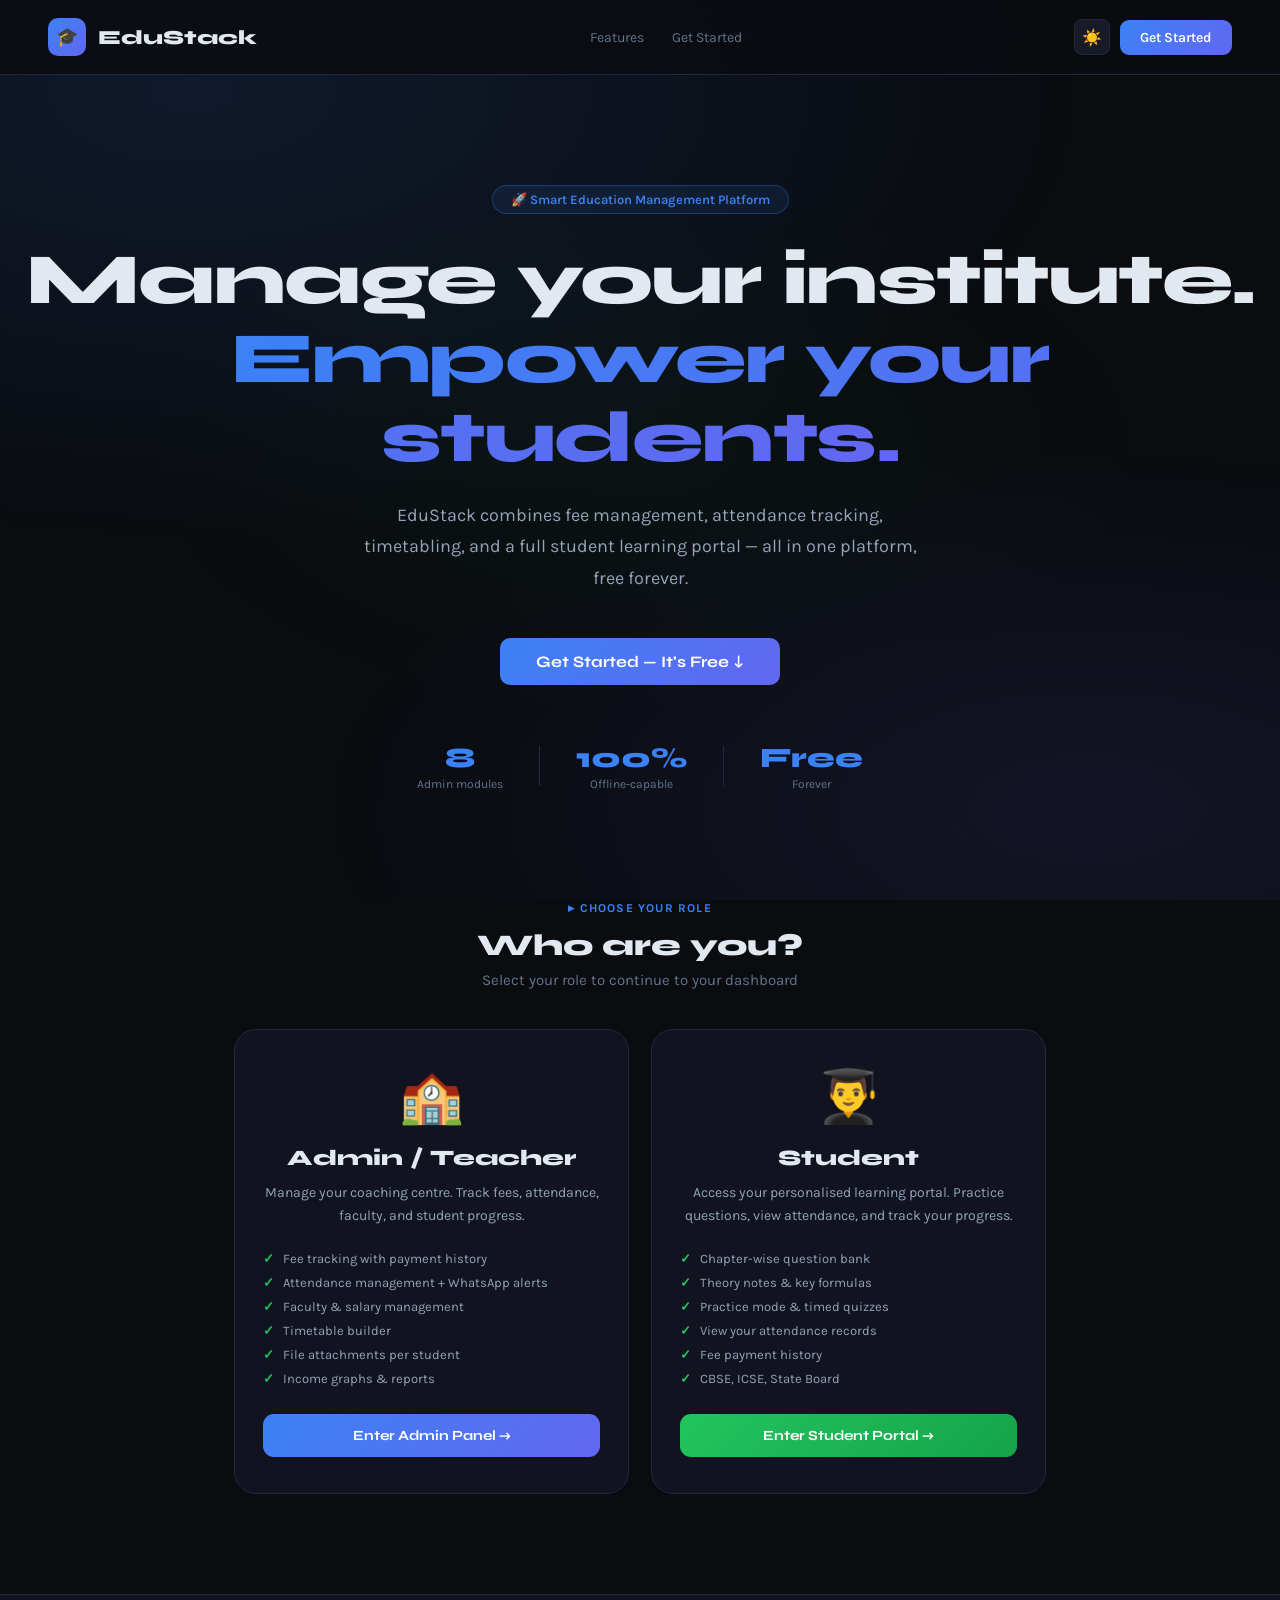
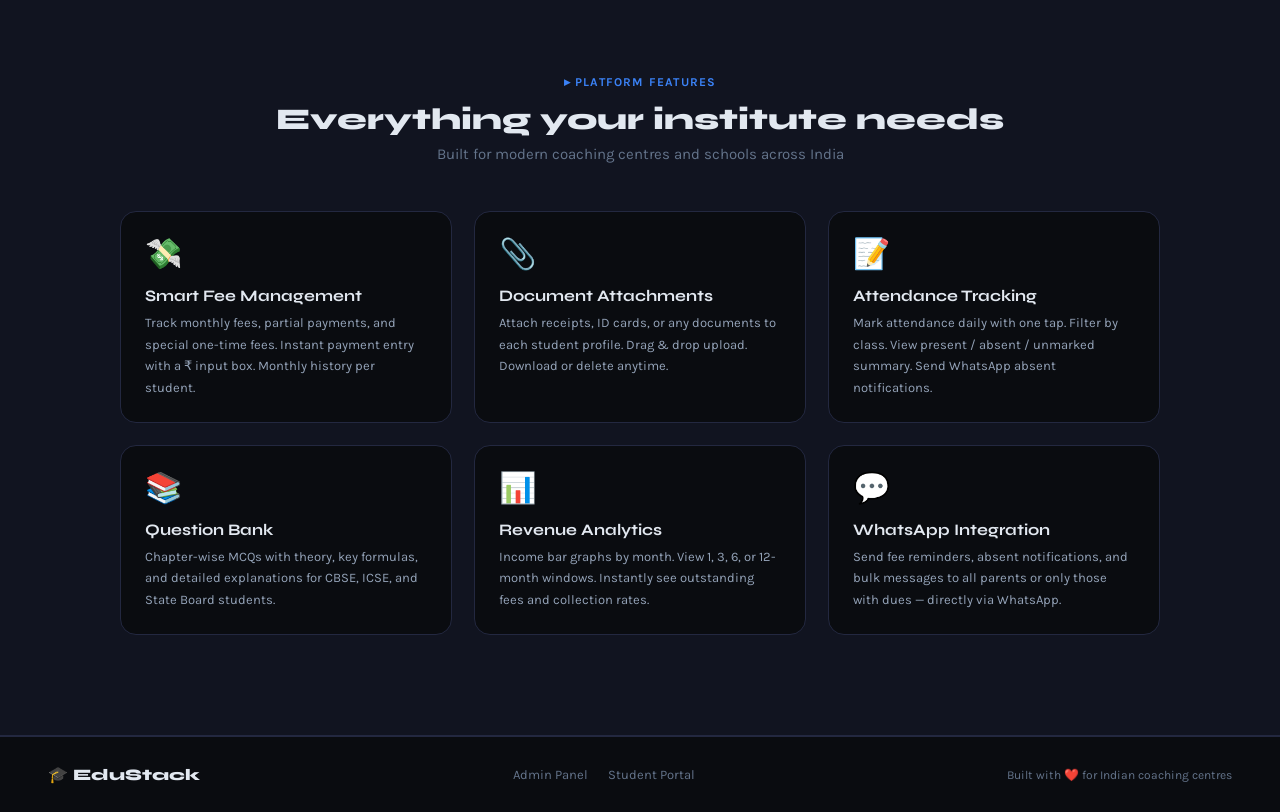
<file: index.html>
<!DOCTYPE html>
<html lang="en" data-theme="dark">
<head>
  <meta charset="UTF-8">
  <meta name="viewport" content="width=device-width, initial-scale=1.0">
  <title>EduStack — Smart Learning & Fee Management</title>
  <meta name="description" content="EduStack — Fee management, attendance, timetabling, and a full student learning portal for coaching centres.">
  <link href="https://fonts.googleapis.com/css2?family=Syne:wght@400;600;700;800&family=Karla:wght@300;400;500;600&display=swap" rel="stylesheet">
  <link rel="stylesheet" href="css/tokens.css">
  <link rel="stylesheet" href="css/components.css">
  <link rel="stylesheet" href="css/landing.css">
</head>
<body class="landing-body">

<!-- NAV -->
<nav class="landing-nav">
  <div class="nav-logo-wrap">
    <div class="nav-logo-icon">🎓</div>
    <div class="nav-logo-name">EduStack</div>
  </div>
  <div class="nav-links">
    <a class="nav-link" href="#features">Features</a>
    <a class="nav-link" href="#roles">Get Started</a>
  </div>
  <div class="nav-actions">
    <button class="nav-theme-btn" id="landing-theme-btn" onclick="toggleTheme()">☀️</button>
    <button class="nav-cta" onclick="document.getElementById('roles').scrollIntoView({behavior:'smooth'})">Get Started</button>
  </div>
</nav>

<!-- HERO -->
<div class="hero">
  <div class="hero-badge">🚀 Smart Education Management Platform</div>
  <h1 class="hero-title">
    Manage your institute.<br>
    <span class="grad">Empower your students.</span>
  </h1>
  <p class="hero-sub">
    EduStack combines fee management, attendance tracking, timetabling,
    and a full student learning portal — all in one platform, free forever.
  </p>
  <div class="hero-cta-wrap">
    <button class="hero-cta-btn" onclick="document.getElementById('roles').scrollIntoView({behavior:'smooth'})">
      Get Started — It's Free ↓
    </button>
  </div>
  <div class="hero-stats">
    <div class="hero-stat"><div class="hero-stat-num">8</div><div class="hero-stat-lbl">Admin modules</div></div>
    <div class="stat-sep"></div>
    <div class="hero-stat"><div class="hero-stat-num">100%</div><div class="hero-stat-lbl">Offline-capable</div></div>
    <div class="stat-sep"></div>
    <div class="hero-stat"><div class="hero-stat-num">Free</div><div class="hero-stat-lbl">Forever</div></div>
  </div>
</div>

<!-- ROLE CARDS -->
<div class="role-section" id="roles">
  <div class="section-badge"><span>▸ Choose your role</span></div>
  <div class="section-title">Who are you?</div>
  <div class="section-sub">Select your role to continue to your dashboard</div>
  <div class="role-cards">

    <a class="role-card admin" href="admin.html">
      <span class="role-icon">🏫</span>
      <div class="role-name">Admin / Teacher</div>
      <p class="role-desc">Manage your coaching centre. Track fees, attendance, faculty, and student progress.</p>
      <ul class="role-features">
        <li>Fee tracking with payment history</li>
        <li>Attendance management + WhatsApp alerts</li>
        <li>Faculty & salary management</li>
        <li>Timetable builder</li>
        <li>File attachments per student</li>
        <li>Income graphs & reports</li>
      </ul>
      <button class="role-btn admin-btn">Enter Admin Panel →</button>
    </a>

    <a class="role-card student" href="student.html">
      <span class="role-icon">👨‍🎓</span>
      <div class="role-name">Student</div>
      <p class="role-desc">Access your personalised learning portal. Practice questions, view attendance, and track your progress.</p>
      <ul class="role-features">
        <li>Chapter-wise question bank</li>
        <li>Theory notes & key formulas</li>
        <li>Practice mode & timed quizzes</li>
        <li>View your attendance records</li>
        <li>Fee payment history</li>
        <li>CBSE, ICSE, State Board</li>
      </ul>
      <button class="role-btn student-btn">Enter Student Portal →</button>
    </a>

  </div>
</div>

<!-- FEATURES -->
<div class="features-section" id="features">
  <div class="features-inner">
    <div class="section-badge"><span>▸ Platform features</span></div>
    <div class="section-title">Everything your institute needs</div>
    <div class="section-sub">Built for modern coaching centres and schools across India</div>
    <div class="features-grid">
      <div class="feat-card"><div class="feat-icon">💸</div><div class="feat-name">Smart Fee Management</div><div class="feat-desc">Track monthly fees, partial payments, and special one-time fees. Instant payment entry with a ₹ input box. Monthly history per student.</div></div>
      <div class="feat-card"><div class="feat-icon">📎</div><div class="feat-name">Document Attachments</div><div class="feat-desc">Attach receipts, ID cards, or any documents to each student profile. Drag & drop upload. Download or delete anytime.</div></div>
      <div class="feat-card"><div class="feat-icon">📝</div><div class="feat-name">Attendance Tracking</div><div class="feat-desc">Mark attendance daily with one tap. Filter by class. View present / absent / unmarked summary. Send WhatsApp absent notifications.</div></div>
      <div class="feat-card"><div class="feat-icon">📚</div><div class="feat-name">Question Bank</div><div class="feat-desc">Chapter-wise MCQs with theory, key formulas, and detailed explanations for CBSE, ICSE, and State Board students.</div></div>
      <div class="feat-card"><div class="feat-icon">📊</div><div class="feat-name">Revenue Analytics</div><div class="feat-desc">Income bar graphs by month. View 1, 3, 6, or 12-month windows. Instantly see outstanding fees and collection rates.</div></div>
      <div class="feat-card"><div class="feat-icon">💬</div><div class="feat-name">WhatsApp Integration</div><div class="feat-desc">Send fee reminders, absent notifications, and bulk messages to all parents or only those with dues — directly via WhatsApp.</div></div>
    </div>
  </div>
</div>

<!-- FOOTER -->
<footer class="landing-footer">
  <div class="footer-logo">🎓 EduStack</div>
  <div class="footer-links">
    <a class="footer-link" href="admin.html">Admin Panel</a>
    <a class="footer-link" href="student.html">Student Portal</a>
  </div>
  <div class="footer-copy">Built with ❤️ for Indian coaching centres</div>
</footer>

<script src="js/utils.js"></script>
<script>
  document.addEventListener('DOMContentLoaded', loadTheme);
</script>
</body>
</html>
</file>
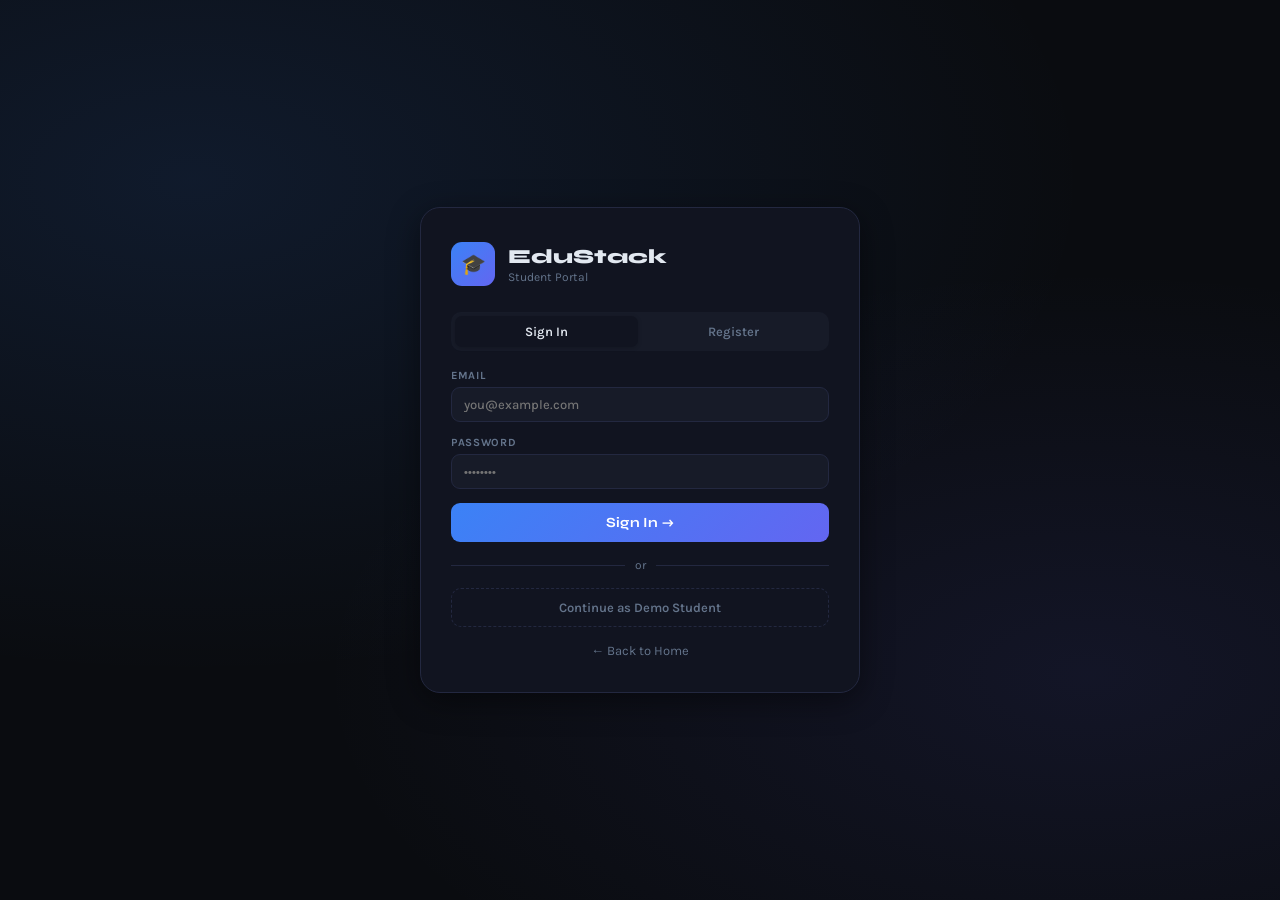
<file: student.html>
<!DOCTYPE html>
<html lang="en" data-theme="dark">
<head>
  <meta charset="UTF-8">
  <meta name="viewport" content="width=device-width, initial-scale=1.0">
  <title>EduStack — Student Portal</title>
  <link href="https://fonts.googleapis.com/css2?family=Syne:wght@400;600;700;800&family=Karla:wght@300;400;500;600&display=swap" rel="stylesheet">
  <link rel="stylesheet" href="css/tokens.css">
  <link rel="stylesheet" href="css/components.css">
  <link rel="stylesheet" href="css/student.css">
</head>
<body>

<!-- AUTH -->
<div id="s-auth-wrap" class="auth-screen">
  <div class="auth-card">
    <div class="auth-logo">
      <div class="auth-logo-icon">🎓</div>
      <div>
        <div class="auth-logo-name">EduStack</div>
        <div class="auth-logo-sub">Student Portal</div>
      </div>
    </div>

    <div class="auth-tabs">
      <button class="auth-tab active" onclick="switchSTab('login',this)">Sign In</button>
      <button class="auth-tab" onclick="switchSTab('register',this)">Register</button>
    </div>

    <!-- LOGIN -->
    <div id="s-login-form">
      <div class="fg"><label>Email</label><input class="fi" type="email" id="sl-email" placeholder="you@example.com"></div>
      <div class="fg"><label>Password</label><input class="fi" type="password" id="sl-pass" placeholder="••••••••"></div>
      <button class="btn-primary" onclick="doStudentLogin()">Sign In →</button>
      <div class="auth-divider"><span>or</span></div>
      <button class="btn-offline" onclick="demoStudentLogin()">Continue as Demo Student</button>
    </div>

    <!-- REGISTER -->
    <div id="s-register-form" style="display:none">
      <div class="form-row">
        <div class="fg"><label>Full Name *</label><input class="fi" type="text" id="sr-name" placeholder="Your name"></div>
        <div class="fg"><label>Phone</label><input class="fi" type="text" id="sr-phone" placeholder="+91 …"></div>
      </div>
      <div class="fg"><label>Email *</label><input class="fi" type="email" id="sr-email" placeholder="you@example.com"></div>
      <div class="fg"><label>Password *</label><input class="fi" type="password" id="sr-pass" placeholder="min 6 characters"></div>
      <div class="form-row">
        <div class="fg">
          <label>Class *</label>
          <select class="fi" id="sr-class">
            <option value="">Select</option>
            <option>Class 9</option><option>Class 10</option>
            <option>Class 11</option><option>Class 12</option>
          </select>
        </div>
        <div class="fg">
          <label>Board *</label>
          <select class="fi" id="sr-board">
            <option value="">Select</option>
            <option>CBSE</option><option>ICSE</option><option>State Board</option>
          </select>
        </div>
      </div>
      <div class="fg"><label>School Name</label><input class="fi" type="text" id="sr-school" placeholder="Your school"></div>
      <div class="fg"><label>Institute ID <span style="font-weight:400;text-transform:none">(from your admin)</span></label><input class="fi" type="text" id="sr-instid" placeholder="e.g. ES-2024-001"></div>
      <button class="btn-primary" onclick="doStudentRegister()">Create Account →</button>
    </div>

    <a class="auth-back" href="index.html">← Back to Home</a>
  </div>
</div>

<!-- APP -->
<div id="s-app-wrap" style="display:none">
  <div id="student-app-layout">

    <div id="s-backdrop" onclick="closeSStudentSidebar()"></div>

    <!-- SIDEBAR -->
    <nav id="s-sidebar">
      <div class="s-sidebar-top">
        <div class="s-logo">
          <div class="s-logo-icon">🎓</div>
          <div class="s-logo-name">EduStack</div>
        </div>
        <div class="s-student-info">
          <div class="s-avatar" id="s-avatar">S</div>
          <div>
            <div class="s-student-name" id="s-name-lbl">Student</div>
            <div class="s-student-class" id="s-class-lbl">Class 9 · CBSE</div>
          </div>
        </div>
      </div>

      <div class="s-nav">
        <button class="s-nav-item active" data-spage="home" onclick="sNav('home')">
          <span class="s-nav-icon">🏠</span><span>Home</span>
        </button>
        <button class="s-nav-item" data-spage="payments" onclick="sNav('payments')">
          <span class="s-nav-icon">💳</span><span>My Payments</span>
        </button>
        <button class="s-nav-item" data-spage="attendance" onclick="sNav('attendance')">
          <span class="s-nav-icon">📝</span><span>My Attendance</span>
        </button>

        <div class="s-nav-sep">📚 Subjects</div>
        <div id="s-subject-nav"></div>
      </div>

      <div class="s-sidebar-bottom">
        <button class="btn-logout" style="width:100%" onclick="doStudentLogout()">Sign Out</button>
      </div>
    </nav>

    <!-- MAIN -->
    <div class="s-main">
      <header class="s-topbar">
        <div class="s-topbar-left">
          <button id="s-menu-btn" onclick="toggleSStudentSidebar()">☰</button>
          <span class="s-page-title" id="s-page-title">Home</span>
        </div>
        <div style="display:flex;gap:8px;align-items:center">
          <button id="s-theme-btn" onclick="toggleTheme()" title="Toggle theme">☀️</button>
          <a href="index.html" style="font-size:12px;color:var(--muted);font-weight:600">← Home</a>
        </div>
      </header>

      <div class="s-content">
        <!-- HOME -->
        <div class="s-page active" id="s-page-home"></div>
        <!-- PAYMENTS -->
        <div class="s-page" id="s-page-payments"></div>
        <!-- ATTENDANCE -->
        <div class="s-page" id="s-page-attendance"></div>
        <!-- SUBJECT -->
        <div class="s-page" id="s-page-subject"></div>
        <!-- CHAPTER -->
        <div class="s-page" id="s-page-chapter"></div>
        <!-- QUIZ -->
        <div class="s-page" id="s-page-quiz"></div>
      </div>
    </div>

  </div>
</div>

<!-- TOAST -->
<div class="toast" id="toast"><span id="toast-icon"></span><span id="toast-msg"></span></div>

<script src="js/utils.js"></script>
<script src="js/data/question_bank.js"></script>
<script src="js/student_portal.js"></script>
<script>
  document.addEventListener('DOMContentLoaded', loadTheme);
</script>
</body>
</html>
</file>
<file: css/tokens.css>
/* ============================================================
   EDUSTACK — Design Tokens & Reset
   tokens.css
============================================================ */
:root {
  --bg:      #0a0c10;
  --surf:    #111420;
  --surf2:   #171b28;
  --surf3:   #1c2133;
  --border:  #232840;
  --border2: #2c3455;
  --accent:  #3b82f6;
  --indigo:  #6366f1;
  --green:   #22c55e;
  --red:     #ef4444;
  --yellow:  #f59e0b;
  --text:    #e2e8f0;
  --muted:   #64748b;
  --muted2:  #94a3b8;
  --font-d:  'Syne', sans-serif;
  --font-b:  'Karla', sans-serif;
  --grad:    linear-gradient(135deg, #3b82f6, #6366f1);
  --rad:     14px;
  --rad-sm:  9px;
  --shadow:  0 8px 32px rgba(0,0,0,.45);
  --shadow-sm: 0 2px 8px rgba(0,0,0,.25);
}
[data-theme="light"] {
  --bg:      #f0f4f8;
  --surf:    #ffffff;
  --surf2:   #f8fafc;
  --surf3:   #f0f4f8;
  --border:  #e2e8f0;
  --border2: #cbd5e1;
  --text:    #0f172a;
  --muted:   #64748b;
  --muted2:  #475569;
  --shadow:  0 8px 32px rgba(0,0,0,.1);
  --shadow-sm: 0 2px 8px rgba(0,0,0,.07);
}

/* ── Reset ── */
*, *::before, *::after { margin: 0; padding: 0; box-sizing: border-box; }
html { height: 100%; }
body {
  background: var(--bg);
  color: var(--text);
  font-family: var(--font-b);
  min-height: 100%;
  overflow-x: hidden;
  -webkit-font-smoothing: antialiased;
  font-size: 14px;
}
button { font-family: var(--font-b); cursor: pointer; }
input, select, textarea { font-family: var(--font-b); }
a { text-decoration: none; color: inherit; }
input[type="number"]::-webkit-inner-spin-button,
input[type="number"]::-webkit-outer-spin-button { -webkit-appearance: none; }
input[type="number"] { -moz-appearance: textfield; }
label {
  display: block;
  font-size: 11px;
  font-weight: 700;
  text-transform: uppercase;
  letter-spacing: .06em;
  color: var(--muted);
  margin-bottom: 5px;
}

/* ── Shared animations ── */
@keyframes fadeUp {
  from { opacity: 0; transform: translateY(10px); }
  to   { opacity: 1; transform: none; }
}
@keyframes fadeIn {
  from { opacity: 0; }
  to   { opacity: 1; }
}
</file>
<file: css/components.css>
/* ============================================================
   EDUSTACK — Shared Components
   components.css
============================================================ */

/* ── Form inputs ── */
.fi {
  width: 100%;
  padding: 9px 12px;
  background: var(--surf2);
  border: 1.5px solid var(--border);
  border-radius: var(--rad-sm);
  color: var(--text);
  font-size: 13px;
  font-weight: 500;
  transition: border-color .2s, box-shadow .2s;
  outline: none;
}
.fi:focus { border-color: var(--accent); box-shadow: 0 0 0 3px rgba(59,130,246,.15); }
.fi option { background: var(--surf); }
.fg { margin-bottom: 14px; }
.form-row { display: grid; grid-template-columns: 1fr 1fr; gap: 12px; }

/* Prefix input (₹ symbol) */
.pfx-wrap { position: relative; }
.pfx {
  position: absolute; left: 11px; top: 50%;
  transform: translateY(-50%);
  color: var(--muted); font-weight: 700; font-size: 13px;
  pointer-events: none;
}
.pfx-input { padding-left: 25px !important; }

/* Section separator label */
.section-sep {
  font-size: 10px; font-weight: 700; text-transform: uppercase;
  letter-spacing: .08em; color: var(--muted);
  padding: 16px 0 10px;
  border-top: 1px solid var(--border);
  margin-top: 8px;
}

/* ── Buttons ── */
.btn-primary {
  width: 100%; padding: 11px 16px;
  background: var(--grad); color: #fff; border: none;
  border-radius: var(--rad-sm);
  font-size: 14px; font-weight: 700; font-family: var(--font-d);
  letter-spacing: .02em; transition: opacity .2s, transform .1s;
}
.btn-primary:hover { opacity: .88; }
.btn-primary:active { transform: scale(.98); }

.btn-sm {
  padding: 5px 11px; border-radius: 6px;
  font-size: 11px; font-weight: 700;
  border: 1.5px solid var(--border);
  background: var(--surf3); color: var(--muted2);
  transition: all .18s;
}
.btn-sm:hover { border-color: var(--accent); color: var(--accent); background: rgba(59,130,246,.06); }
.btn-sm.danger:hover { border-color: var(--red); color: var(--red); background: rgba(239,68,68,.06); }
.btn-sm.wa { border-color: rgba(34,197,94,.3); color: var(--green); }
.btn-sm.wa:hover { background: rgba(34,197,94,.08); border-color: var(--green); }

.btn-logout {
  background: rgba(239,68,68,.1);
  border: 1.5px solid rgba(239,68,68,.22);
  border-radius: var(--rad-sm);
  color: var(--red); font-size: 12px; font-weight: 700;
  padding: 6px 14px; transition: background .18s;
}
.btn-logout:hover { background: rgba(239,68,68,.18); }

/* ── Auth card (shared by admin + student login) ── */
.auth-screen {
  min-height: 100vh; display: flex; align-items: center;
  justify-content: center; padding: 24px;
  background:
    radial-gradient(ellipse 70% 55% at 15% 20%, rgba(59,130,246,.12), transparent),
    radial-gradient(ellipse 60% 45% at 85% 75%, rgba(99,102,241,.1), transparent),
    var(--bg);
}
.auth-card {
  background: var(--surf); border: 1.5px solid var(--border);
  border-radius: 20px; padding: 34px 30px;
  width: 100%; max-width: 440px; box-shadow: var(--shadow);
}
.auth-logo { display: flex; align-items: center; gap: 13px; margin-bottom: 26px; }
.auth-logo-icon {
  width: 44px; height: 44px; border-radius: 11px;
  background: var(--grad); display: flex; align-items: center;
  justify-content: center; font-size: 20px; flex-shrink: 0;
}
.auth-logo-name { font-family: var(--font-d); font-size: 20px; font-weight: 800; }
.auth-logo-sub { font-size: 12px; color: var(--muted); margin-top: 1px; }

.auth-tabs {
  display: flex; gap: 4px; background: var(--surf2);
  border-radius: 10px; padding: 4px; margin-bottom: 18px;
}
.auth-tab {
  flex: 1; padding: 8px; border: none; background: none;
  border-radius: 7px; font-size: 13px; font-weight: 600;
  color: var(--muted); transition: all .2s;
}
.auth-tab.active {
  background: var(--surf); color: var(--text);
  box-shadow: 0 1px 4px rgba(0,0,0,.18);
}
.auth-divider {
  display: flex; align-items: center; gap: 10px;
  color: var(--muted); font-size: 12px; margin: 16px 0;
}
.auth-divider::before, .auth-divider::after {
  content: ''; flex: 1; height: 1px; background: var(--border);
}
.btn-google {
  width: 100%; padding: 11px 16px; border: 1.5px solid var(--border);
  border-radius: 10px; background: var(--surf2); color: var(--text);
  font-size: 14px; font-weight: 600;
  display: flex; align-items: center; justify-content: center;
  gap: 10px; transition: all .2s; margin-bottom: 4px;
}
.btn-google:hover { border-color: var(--accent); }
.btn-google img { width: 18px; height: 18px; }
.btn-offline {
  width: 100%; padding: 11px; border: 1.5px dashed var(--border);
  border-radius: 10px; background: none; color: var(--muted);
  font-size: 13px; font-weight: 600; transition: all .2s;
}
.btn-offline:hover { border-color: var(--muted2); color: var(--text); }
.auth-note { font-size: 11px; color: var(--muted); text-align: center; margin-top: 14px; line-height: 1.7; }
.auth-back { display: block; text-align: center; margin-top: 16px; font-size: 13px; color: var(--muted); }
.auth-back:hover { color: var(--text); }

/* ── Panels ── */
.panel {
  background: var(--surf); border: 1px solid var(--border);
  border-radius: var(--rad); overflow: hidden; margin-bottom: 20px;
}
.panel-head {
  display: flex; align-items: center; justify-content: space-between;
  padding: 14px 20px; border-bottom: 1px solid var(--border);
}
.panel-title { font-family: var(--font-d); font-size: 14px; font-weight: 700; }
.panel-body { padding: 18px 20px; }

/* ── Summary strip cards ── */
.sum-strip { display: grid; grid-template-columns: repeat(4,1fr); gap: 14px; margin-bottom: 22px; }
.sum-card {
  background: var(--surf); border: 1px solid var(--border);
  border-radius: var(--rad); padding: 16px 18px;
  animation: fadeUp .4s ease both;
}
.sum-card:nth-child(1){animation-delay:.04s}
.sum-card:nth-child(2){animation-delay:.08s}
.sum-card:nth-child(3){animation-delay:.12s}
.sum-card:nth-child(4){animation-delay:.16s}
.sum-label { font-size: 10px; font-weight: 700; text-transform: uppercase; letter-spacing: .07em; color: var(--muted); margin-bottom: 6px; }
.sum-val { font-family: var(--font-d); font-size: 24px; font-weight: 800; margin-bottom: 3px; line-height: 1; }
.sum-val.g { color: var(--green); }
.sum-val.r { color: var(--red); }
.sum-val.y { color: var(--yellow); }
.sum-sub { font-size: 11px; color: var(--muted); }

/* ── Badges ── */
.card-badge { font-size: 10px; font-weight: 700; padding: 3px 9px; border-radius: 20px; white-space: nowrap; flex-shrink: 0; }
.b-red    { background: rgba(239,68,68,.12);  color: var(--red);    border: 1px solid rgba(239,68,68,.2); }
.b-blue   { background: rgba(59,130,246,.12);  color: #60a5fa;       border: 1px solid rgba(59,130,246,.2); }
.b-green  { background: rgba(34,197,94,.12);   color: var(--green);  border: 1px solid rgba(34,197,94,.2); }
.b-yellow { background: rgba(245,158,11,.12);  color: var(--yellow); border: 1px solid rgba(245,158,11,.2); }

/* ── Month payment pills ── */
.mpill { font-size: 11px; font-weight: 700; padding: 3px 9px; border-radius: 20px; }
.mpill.paid    { background: rgba(34,197,94,.12);  color: var(--green); border: 1px solid rgba(34,197,94,.2); }
.mpill.partial { background: rgba(59,130,246,.12); color: #60a5fa;      border: 1px solid rgba(59,130,246,.2); }
.mpill.due     { background: rgba(239,68,68,.1);   color: var(--red);   border: 1px solid rgba(239,68,68,.18); }

/* ── Modal ── */
.modal-overlay {
  display: none; position: fixed; inset: 0; z-index: 600;
  background: rgba(0,0,0,.68); backdrop-filter: blur(5px);
  align-items: center; justify-content: center; padding: 20px;
}
.modal-overlay.open { display: flex; }
.modal-box {
  background: var(--surf); border: 1.5px solid var(--border);
  border-radius: 20px; padding: 26px;
  width: 100%; max-width: 520px;
  max-height: 90vh; overflow-y: auto;
  box-shadow: var(--shadow); animation: fadeUp .25s ease;
}
.modal-hd { display: flex; align-items: center; justify-content: space-between; margin-bottom: 20px; }
.modal-title { font-family: var(--font-d); font-size: 18px; font-weight: 800; }
.modal-close {
  background: var(--surf2); border: 1.5px solid var(--border);
  border-radius: 8px; width: 32px; height: 32px;
  font-size: 16px; display: flex; align-items: center; justify-content: center;
}
.modal-close:hover { border-color: var(--red); color: var(--red); }
.detail-grid { display: grid; grid-template-columns: 1fr 1fr; gap: 9px; margin-bottom: 16px; }
.detail-item { background: var(--surf2); border-radius: 8px; padding: 10px 12px; }
.detail-lbl { font-size: 10px; font-weight: 700; text-transform: uppercase; letter-spacing: .07em; color: var(--muted); margin-bottom: 3px; }
.detail-val { font-size: 13px; font-weight: 600; }

/* ── Toast ── */
.toast {
  position: fixed; bottom: 24px; right: 24px; z-index: 9999;
  background: var(--surf); border: 1.5px solid var(--border);
  border-radius: 12px; padding: 11px 16px;
  font-size: 13px; font-weight: 600;
  display: flex; align-items: center; gap: 8px;
  box-shadow: var(--shadow); max-width: 320px;
  opacity: 0; transform: translateY(12px); pointer-events: none;
  transition: all .28s cubic-bezier(.34,1.56,.64,1);
}
.toast.show { opacity: 1; transform: none; pointer-events: auto; }
.toast.green  { border-color: rgba(34,197,94,.4);  background: rgba(34,197,94,.07); }
.toast.red    { border-color: rgba(239,68,68,.4);  background: rgba(239,68,68,.07); }
.toast.yellow { border-color: rgba(245,158,11,.4); background: rgba(245,158,11,.07); }

/* ── Empty state ── */
.empty-state { text-align: center; padding: 40px 20px; color: var(--muted); }
.empty-icon { font-size: 38px; margin-bottom: 10px; }
.empty-state p { font-size: 14px; font-weight: 600; color: var(--muted2); margin-bottom: 4px; }
.empty-state small { font-size: 12px; }

/* ── Special fee items ── */
.sf-add-row { display: flex; gap: 8px; align-items: center; }
.sf-name-inp { flex: 1; }
.sf-amt-inp  { width: 90px !important; flex: none !important; }
.btn-add-sf {
  background: var(--surf3); border: 1.5px solid var(--border);
  border-radius: 8px; color: var(--muted2); font-size: 12px;
  font-weight: 700; padding: 8px 12px; white-space: nowrap; transition: all .2s;
}
.btn-add-sf:hover { border-color: var(--accent); color: var(--accent); }
.sf-item {
  display: flex; align-items: center; justify-content: space-between;
  background: var(--surf2); border: 1px solid var(--border);
  border-radius: 7px; padding: 7px 10px; margin-bottom: 6px; font-size: 12px;
}

/* ── Subject tags (faculty) ── */
.stag {
  display: inline-flex; align-items: center; gap: 5px;
  background: rgba(59,130,246,.12); border: 1px solid rgba(59,130,246,.2);
  border-radius: 20px; padding: 3px 10px; font-size: 12px; color: #60a5fa;
}
.stag button { background: none; border: none; color: var(--red); cursor: pointer; font-size: 12px; padding: 0 2px; }

/* ── Msg all bar ── */
.msg-all-bar { display: flex; gap: 8px; margin-bottom: 14px; flex-wrap: wrap; }
.btn-msg {
  padding: 8px 14px; border-radius: var(--rad-sm);
  border: 1.5px solid var(--border); background: var(--surf3);
  color: var(--muted2); font-size: 12px; font-weight: 700; transition: all .2s;
}
.btn-msg:hover { border-color: var(--green); color: var(--green); }
.btn-msg.dues:hover { border-color: var(--yellow); color: var(--yellow); }

/* ── Responsive ── */
@media (max-width: 960px) { .sum-strip { grid-template-columns: 1fr 1fr; } }
@media (max-width: 600px) {
  .sum-strip { grid-template-columns: 1fr 1fr; }
  .form-row  { grid-template-columns: 1fr; }
  .panel-body { padding: 14px; }
}
</file>
<file: css/landing.css>
/* ============================================================
   EDUSTACK — Landing Page Styles
   landing.css
============================================================ */

body.landing-body { overflow-x: hidden; }

body.landing-body::before {
  content: ''; position: fixed; inset: 0; pointer-events: none; z-index: 0;
  background:
    radial-gradient(ellipse 70% 50% at 15% 10%, rgba(59,130,246,.12), transparent),
    radial-gradient(ellipse 60% 40% at 85% 90%, rgba(99,102,241,.1), transparent),
    radial-gradient(ellipse 40% 30% at 50% 50%, rgba(34,197,94,.04), transparent);
}

/* ── Nav ── */
.landing-nav {
  display: flex; align-items: center; justify-content: space-between;
  padding: 18px 48px; position: sticky; top: 0; z-index: 100;
  background: rgba(10,12,16,.82); backdrop-filter: blur(18px);
  border-bottom: 1px solid var(--border);
}
[data-theme="light"] .landing-nav { background: rgba(240,244,248,.9); }
.nav-logo-wrap { display: flex; align-items: center; gap: 12px; }
.nav-logo-icon { width: 38px; height: 38px; border-radius: 10px; background: var(--grad); display: flex; align-items: center; justify-content: center; font-size: 18px; }
.nav-logo-name { font-family: var(--font-d); font-size: 20px; font-weight: 800; }
.nav-links { display: flex; gap: 28px; }
.nav-link { color: var(--muted); font-size: 14px; text-decoration: none; transition: color .2s; }
.nav-link:hover { color: var(--text); }
.nav-actions { display: flex; align-items: center; gap: 10px; }
.nav-theme-btn { background: var(--surf2); border: 1.5px solid var(--border); border-radius: 8px; width: 36px; height: 36px; cursor: pointer; font-size: 16px; display: flex; align-items: center; justify-content: center; }
.nav-cta { background: var(--grad); color: #fff; border: none; border-radius: 9px; padding: 9px 20px; font-family: var(--font-b); font-size: 14px; font-weight: 600; cursor: pointer; transition: opacity .2s; }
.nav-cta:hover { opacity: .88; }

/* ── Hero ── */
.hero { text-align: center; padding: 110px 24px 90px; position: relative; z-index: 1; }
.hero-badge { display: inline-flex; align-items: center; gap: 8px; background: rgba(59,130,246,.1); border: 1px solid rgba(59,130,246,.3); border-radius: 100px; padding: 6px 18px; font-size: 13px; color: var(--accent); font-weight: 600; margin-bottom: 26px; animation: fadeUp .6s ease both; }
.hero-title { font-family: var(--font-d); font-size: clamp(38px,6vw,72px); font-weight: 800; line-height: 1.1; margin-bottom: 22px; letter-spacing: -1.5px; animation: fadeUp .6s ease .08s both; }
.hero-title .grad { background: var(--grad); -webkit-background-clip: text; -webkit-text-fill-color: transparent; background-clip: text; }
.hero-sub { font-size: 18px; color: var(--muted2); max-width: 560px; margin: 0 auto 44px; line-height: 1.75; animation: fadeUp .6s ease .16s both; }
.hero-cta-wrap { animation: fadeUp .6s ease .22s both; }
.hero-cta-btn { background: var(--grad); color: #fff; border: none; border-radius: 10px; padding: 14px 36px; font-family: var(--font-d); font-size: 16px; font-weight: 700; cursor: pointer; transition: opacity .2s, transform .15s; }
.hero-cta-btn:hover { opacity: .88; transform: translateY(-2px); }
.hero-stats { display: flex; align-items: center; justify-content: center; gap: 36px; margin-top: 56px; flex-wrap: wrap; animation: fadeUp .6s ease .3s both; }
.hero-stat { text-align: center; }
.hero-stat-num { font-family: var(--font-d); font-size: 28px; font-weight: 800; color: var(--accent); }
.hero-stat-lbl { font-size: 12px; color: var(--muted); margin-top: 2px; }
.stat-sep { width: 1px; height: 40px; background: var(--border); }

/* ── Role section ── */
.role-section { padding: 20px 24px 100px; position: relative; z-index: 1; max-width: 860px; margin: 0 auto; }
.section-badge { display: flex; align-items: center; justify-content: center; gap: 8px; margin-bottom: 12px; }
.section-badge span { font-size: 12px; font-weight: 700; text-transform: uppercase; letter-spacing: .1em; color: var(--accent); }
.section-title { text-align: center; font-family: var(--font-d); font-size: clamp(22px,3vw,30px); font-weight: 800; margin-bottom: 8px; }
.section-sub { text-align: center; font-size: 15px; color: var(--muted); margin-bottom: 40px; }
.role-cards { display: grid; grid-template-columns: 1fr 1fr; gap: 22px; }

.role-card { background: var(--surf); border: 1.5px solid var(--border); border-radius: 22px; padding: 36px 28px; cursor: pointer; transition: all .3s; text-align: center; text-decoration: none; color: var(--text); display: block; position: relative; overflow: hidden; }
.role-card::after { content: ''; position: absolute; inset: 0; opacity: 0; transition: opacity .3s; }
.role-card.admin::after   { background: linear-gradient(135deg, rgba(59,130,246,.07), rgba(99,102,241,.07)); }
.role-card.student::after { background: linear-gradient(135deg, rgba(34,197,94,.07), rgba(56,189,248,.07)); }
.role-card:hover { transform: translateY(-5px); box-shadow: 0 16px 48px rgba(0,0,0,.3); }
.role-card.admin:hover   { border-color: rgba(59,130,246,.55); }
.role-card.student:hover { border-color: rgba(34,197,94,.55); }
.role-card:hover::after  { opacity: 1; }
.role-icon { font-size: 52px; margin-bottom: 18px; display: block; }
.role-name { font-family: var(--font-d); font-size: 22px; font-weight: 800; margin-bottom: 10px; }
.role-desc { font-size: 14px; color: var(--muted2); line-height: 1.65; margin-bottom: 24px; }
.role-features { list-style: none; text-align: left; display: flex; flex-direction: column; gap: 9px; margin-bottom: 28px; }
.role-features li { display: flex; align-items: center; gap: 9px; font-size: 13px; color: var(--muted2); }
.role-features li::before { content: '✓'; color: var(--green); font-weight: 700; flex-shrink: 0; }
.role-btn { display: block; width: 100%; padding: 13px; border-radius: 11px; font-family: var(--font-d); font-size: 14px; font-weight: 700; border: none; cursor: pointer; transition: opacity .2s; position: relative; z-index: 1; }
.role-btn:hover { opacity: .88; }
.admin-btn   { background: var(--grad); color: #fff; }
.student-btn { background: linear-gradient(135deg,#22c55e,#16a34a); color: #fff; }

/* ── Features section ── */
.features-section { padding: 80px 24px 100px; position: relative; z-index: 1; background: var(--surf); border-top: 1px solid var(--border); border-bottom: 1px solid var(--border); }
.features-inner { max-width: 1040px; margin: 0 auto; }
.features-grid { display: grid; grid-template-columns: repeat(3,1fr); gap: 22px; margin-top: 48px; }
.feat-card { background: var(--bg); border: 1px solid var(--border); border-radius: 16px; padding: 24px; transition: border-color .2s, transform .2s; }
.feat-card:hover { border-color: var(--border2); transform: translateY(-2px); }
.feat-icon { font-size: 30px; margin-bottom: 14px; }
.feat-name { font-family: var(--font-d); font-size: 16px; font-weight: 700; margin-bottom: 7px; }
.feat-desc { font-size: 13px; color: var(--muted2); line-height: 1.65; }

/* ── Footer ── */
.landing-footer { border-top: 1px solid var(--border); padding: 28px 48px; display: flex; align-items: center; justify-content: space-between; position: relative; z-index: 1; }
.footer-logo { font-family: var(--font-d); font-size: 16px; font-weight: 800; display: flex; align-items: center; gap: 8px; }
.footer-links { display: flex; gap: 20px; }
.footer-link { font-size: 13px; color: var(--muted); text-decoration: none; transition: color .2s; }
.footer-link:hover { color: var(--text); }
.footer-copy { font-size: 12px; color: var(--muted); }

/* ── Responsive ── */
@media (max-width: 768px) {
  .landing-nav { padding: 14px 20px; }
  .nav-links { display: none; }
  .hero { padding: 70px 20px 60px; }
  .hero-stats { gap: 20px; }
  .stat-sep { display: none; }
  .role-cards { grid-template-columns: 1fr; }
  .features-grid { grid-template-columns: 1fr 1fr; }
  .landing-footer { flex-direction: column; gap: 14px; text-align: center; padding: 24px 20px; }
  .footer-links { justify-content: center; }
}
@media (max-width: 480px) {
  .features-grid { grid-template-columns: 1fr; }
}
</file>
<file: css/student.css>
/* ============================================================
   EDUSTACK — Student Portal Styles
   student.css
============================================================ */

/* ── App shell ── */
#student-app-layout { display: flex; height: 100vh; overflow: hidden; }

/* ── Sidebar ── */
#s-sidebar {
  width: 224px; flex-shrink: 0;
  background: var(--surf); border-right: 1px solid var(--border);
  display: flex; flex-direction: column;
  height: 100vh; overflow-y: auto;
  z-index: 300; transition: transform .28s cubic-bezier(.4,0,.2,1);
}
.s-sidebar-top { padding: 18px 16px; border-bottom: 1px solid var(--border); }
.s-logo { display: flex; align-items: center; gap: 10px; margin-bottom: 16px; }
.s-logo-icon { width: 32px; height: 32px; border-radius: 8px; background: var(--grad); display: flex; align-items: center; justify-content: center; font-size: 15px; flex-shrink: 0; }
.s-logo-name { font-family: var(--font-d); font-size: 16px; font-weight: 800; }
.s-student-info { display: flex; align-items: center; gap: 10px; }
.s-avatar { width: 36px; height: 36px; border-radius: 50%; background: var(--grad); display: flex; align-items: center; justify-content: center; font-family: var(--font-d); font-size: 15px; font-weight: 700; color: #fff; flex-shrink: 0; }
.s-student-name { font-family: var(--font-d); font-size: 13px; font-weight: 700; }
.s-student-class { font-size: 11px; color: var(--muted); margin-top: 1px; }
.s-nav { padding: 10px 8px; flex: 1; }
.s-nav-item { display: flex; align-items: center; gap: 10px; width: 100%; padding: 9px 12px; border: none; background: none; border-radius: var(--rad-sm); color: var(--muted); font-size: 13px; font-weight: 600; text-align: left; transition: all .18s; margin-bottom: 2px; cursor: pointer; }
.s-nav-item:hover { background: var(--surf2); color: var(--text); }
.s-nav-item.active { background: rgba(59,130,246,.12); color: var(--accent); }
.s-nav-icon { font-size: 15px; flex-shrink: 0; width: 20px; text-align: center; }
.s-nav-sep { font-size: 10px; font-weight: 700; text-transform: uppercase; letter-spacing: .08em; color: var(--muted); padding: 14px 12px 6px; }
.s-sidebar-bottom { padding: 10px 8px; border-top: 1px solid var(--border); }

/* ── Backdrop (mobile) ── */
#s-backdrop { display: none; position: fixed; inset: 0; background: rgba(0,0,0,.6); z-index: 290; backdrop-filter: blur(3px); }
#s-backdrop.open { display: block; }

/* ── Main ── */
.s-main { flex: 1; display: flex; flex-direction: column; overflow: hidden; min-width: 0; }
.s-topbar { display: flex; align-items: center; justify-content: space-between; padding: 10px 20px; background: var(--surf); border-bottom: 1px solid var(--border); flex-shrink: 0; gap: 10px; }
.s-topbar-left { display: flex; align-items: center; gap: 10px; }
.s-page-title { font-family: var(--font-d); font-size: 15px; font-weight: 700; color: var(--muted2); }
#s-menu-btn { background: var(--surf2); border: 1.5px solid var(--border2); border-radius: 9px; font-size: 17px; color: var(--text); padding: 5px 9px; display: flex; align-items: center; justify-content: center; min-width: 36px; height: 36px; }
#s-theme-btn { background: var(--surf2); border: 1.5px solid var(--border); border-radius: 8px; width: 34px; height: 34px; font-size: 15px; display: flex; align-items: center; justify-content: center; }

.s-content { flex: 1; overflow-y: auto; padding: 22px 20px; }
.s-page { display: none; }
.s-page.active { display: block; }

/* ── Info cards ── */
.info-grid { display: grid; grid-template-columns: 1fr 1fr; gap: 10px; margin-bottom: 18px; }
.info-card { background: var(--surf2); border: 1px solid var(--border); border-radius: 10px; padding: 12px 14px; }
.info-label { font-size: 10px; font-weight: 700; text-transform: uppercase; letter-spacing: .07em; color: var(--muted); margin-bottom: 4px; }
.info-val { font-family: var(--font-d); font-size: 20px; font-weight: 800; }
.info-val.green { color: var(--green); }
.info-val.red   { color: var(--red); }
.info-val.yellow{ color: var(--yellow); }
.info-sub { font-size: 11px; color: var(--muted); margin-top: 2px; }

/* ── Subject grid ── */
.subject-grid { display: grid; grid-template-columns: repeat(auto-fill, minmax(150px, 1fr)); gap: 14px; }
.subject-card { background: var(--surf2); border: 1.5px solid var(--border); border-radius: 14px; padding: 20px 16px; cursor: pointer; transition: all .2s; text-align: center; }
.subject-card:hover { transform: translateY(-3px); box-shadow: 0 8px 24px rgba(0,0,0,.25); border-color: var(--border2); }
.subj-icon { font-size: 36px; margin-bottom: 10px; }
.subj-name { font-family: var(--font-d); font-size: 14px; font-weight: 700; margin-bottom: 4px; }
.subj-chapters { font-size: 12px; color: var(--muted); }

/* ── Chapter list ── */
.chapter-list { display: flex; flex-direction: column; gap: 8px; }
.chapter-item { display: flex; align-items: center; justify-content: space-between; background: var(--surf2); border: 1px solid var(--border); border-radius: 10px; padding: 12px 16px; cursor: pointer; transition: all .2s; }
.chapter-item:hover { border-color: var(--accent); background: rgba(59,130,246,.05); }
.chap-name { font-weight: 600; font-size: 14px; }
.chap-meta { font-size: 12px; color: var(--muted); margin-top: 2px; }
.chap-arrow { color: var(--muted); font-size: 18px; }

/* ── Theory ── */
.theory-block { background: var(--surf2); border: 1px solid var(--border); border-radius: 12px; padding: 18px; margin-bottom: 14px; }
.theory-title { font-family: var(--font-d); font-size: 15px; font-weight: 700; margin-bottom: 10px; }
.theory-body { font-size: 13px; color: var(--muted2); line-height: 1.75; }
.theory-body p { margin-bottom: 8px; }
.key-points { list-style: none; display: flex; flex-direction: column; gap: 7px; margin-top: 10px; }
.key-points li { display: flex; gap: 8px; font-size: 13px; color: var(--muted2); }
.key-points li::before { content: '→'; color: var(--accent); font-weight: 700; flex-shrink: 0; }

/* ── Quiz modes ── */
.quiz-modes { display: grid; grid-template-columns: 1fr 1fr; gap: 12px; margin-bottom: 20px; }
.quiz-mode-btn { background: var(--surf2); border: 1.5px solid var(--border); border-radius: 12px; padding: 18px; cursor: pointer; text-align: center; transition: all .2s; }
.quiz-mode-btn:hover { border-color: var(--accent); background: rgba(59,130,246,.06); }
.qm-icon { font-size: 28px; margin-bottom: 8px; }
.qm-name { font-family: var(--font-d); font-size: 14px; font-weight: 700; }
.qm-desc { font-size: 12px; color: var(--muted); margin-top: 4px; }

/* ── Quiz engine ── */
.quiz-q-wrap { background: var(--surf2); border: 1px solid var(--border); border-radius: 12px; padding: 20px; margin-bottom: 16px; }
.quiz-q-text { font-size: 15px; font-weight: 600; line-height: 1.55; margin-bottom: 18px; }
.quiz-options { display: flex; flex-direction: column; gap: 9px; }
.quiz-opt { background: var(--surf3); border: 1.5px solid var(--border); border-radius: 9px; padding: 11px 14px; cursor: pointer; font-size: 13px; font-weight: 500; text-align: left; transition: all .2s; width: 100%; }
.quiz-opt:hover:not(:disabled) { border-color: var(--accent); background: rgba(59,130,246,.08); }
.quiz-opt.correct { border-color: var(--green) !important; background: rgba(34,197,94,.1) !important; color: var(--green) !important; }
.quiz-opt.wrong   { border-color: var(--red)   !important; background: rgba(239,68,68,.1)  !important; color: var(--red)   !important; }
.quiz-opt:disabled { cursor: default; }
.quiz-explain { background: rgba(59,130,246,.07); border: 1px solid rgba(59,130,246,.2); border-radius: 9px; padding: 12px 14px; font-size: 13px; line-height: 1.6; margin-top: 12px; color: var(--muted2); }
.quiz-controls { display: flex; justify-content: space-between; align-items: center; margin-top: 16px; }
.quiz-progress { height: 3px; background: var(--border); border-radius: 999px; margin-bottom: 16px; }
.quiz-progress-bar { height: 100%; background: var(--grad); border-radius: 999px; transition: width .3s; }
.quiz-timer { font-family: var(--font-d); font-size: 18px; font-weight: 700; color: var(--yellow); }
.quiz-timer.danger { color: var(--red); }
.btn-quiz { padding: 9px 20px; border-radius: 8px; font-size: 13px; font-weight: 700; font-family: var(--font-b); border: none; cursor: pointer; transition: all .18s; }
.btn-quiz.primary { background: var(--grad); color: #fff; }
.btn-quiz.secondary { background: var(--surf2); border: 1.5px solid var(--border); color: var(--muted2); }
.btn-quiz.secondary:hover { border-color: var(--accent); color: var(--accent); }

/* ── Score card ── */
.quiz-score-card { text-align: center; padding: 36px 20px; background: var(--surf2); border: 1px solid var(--border); border-radius: 14px; }
.qs-emoji { font-size: 56px; margin-bottom: 12px; }
.qs-score { font-family: var(--font-d); font-size: 42px; font-weight: 800; margin-bottom: 4px; }
.qs-label { font-size: 14px; color: var(--muted); margin-bottom: 20px; }

/* ── Attendance (student view) ── */
.att-summary-chips { display: flex; gap: 10px; flex-wrap: wrap; margin-bottom: 18px; }
.s-att-chip { padding: 8px 18px; border-radius: 8px; font-size: 13px; font-weight: 700; }
.s-att-chip.p   { background: rgba(34,197,94,.12); color: var(--green); }
.s-att-chip.a   { background: rgba(239,68,68,.12); color: var(--red); }
.s-att-chip.pct { background: var(--surf2); color: var(--muted2); border: 1px solid var(--border); }
.att-log { display: flex; flex-direction: column; gap: 6px; }
.att-log-row { display: flex; align-items: center; justify-content: space-between; background: var(--surf2); border: 1px solid var(--border); border-radius: 8px; padding: 9px 14px; font-size: 13px; }
.att-status { font-size: 11px; font-weight: 700; padding: 2px 8px; border-radius: 20px; }
.att-status.p { background: rgba(34,197,94,.12); color: var(--green); border: 1px solid rgba(34,197,94,.2); }
.att-status.a { background: rgba(239,68,68,.1); color: var(--red); border: 1px solid rgba(239,68,68,.18); }

/* ── Payments (student view) ── */
.pay-log { display: flex; flex-direction: column; gap: 8px; }
.pay-log-row { display: flex; align-items: center; justify-content: space-between; background: var(--surf2); border: 1px solid var(--border); border-radius: 10px; padding: 12px 14px; }
.pay-month { font-family: var(--font-d); font-size: 13px; font-weight: 700; }
.pay-sub { font-size: 11px; color: var(--muted); margin-top: 2px; }

/* ── Back button ── */
.back-btn { display: inline-flex; align-items: center; gap: 7px; background: var(--surf2); border: 1.5px solid var(--border); border-radius: 8px; padding: 7px 14px; font-size: 13px; font-weight: 600; color: var(--muted2); margin-bottom: 18px; transition: all .18s; cursor: pointer; }
.back-btn:hover { border-color: var(--accent); color: var(--accent); }

/* ── Responsive ── */
@media (max-width: 600px) {
  #s-sidebar { position: fixed; left: 0; top: 0; height: 100%; transform: translateX(-100%); }
  #s-sidebar.open { transform: none; }
  .quiz-modes { grid-template-columns: 1fr; }
  .s-content { padding: 14px; }
}
@media (min-width: 601px) { #s-menu-btn { display: none; } }
</file>
